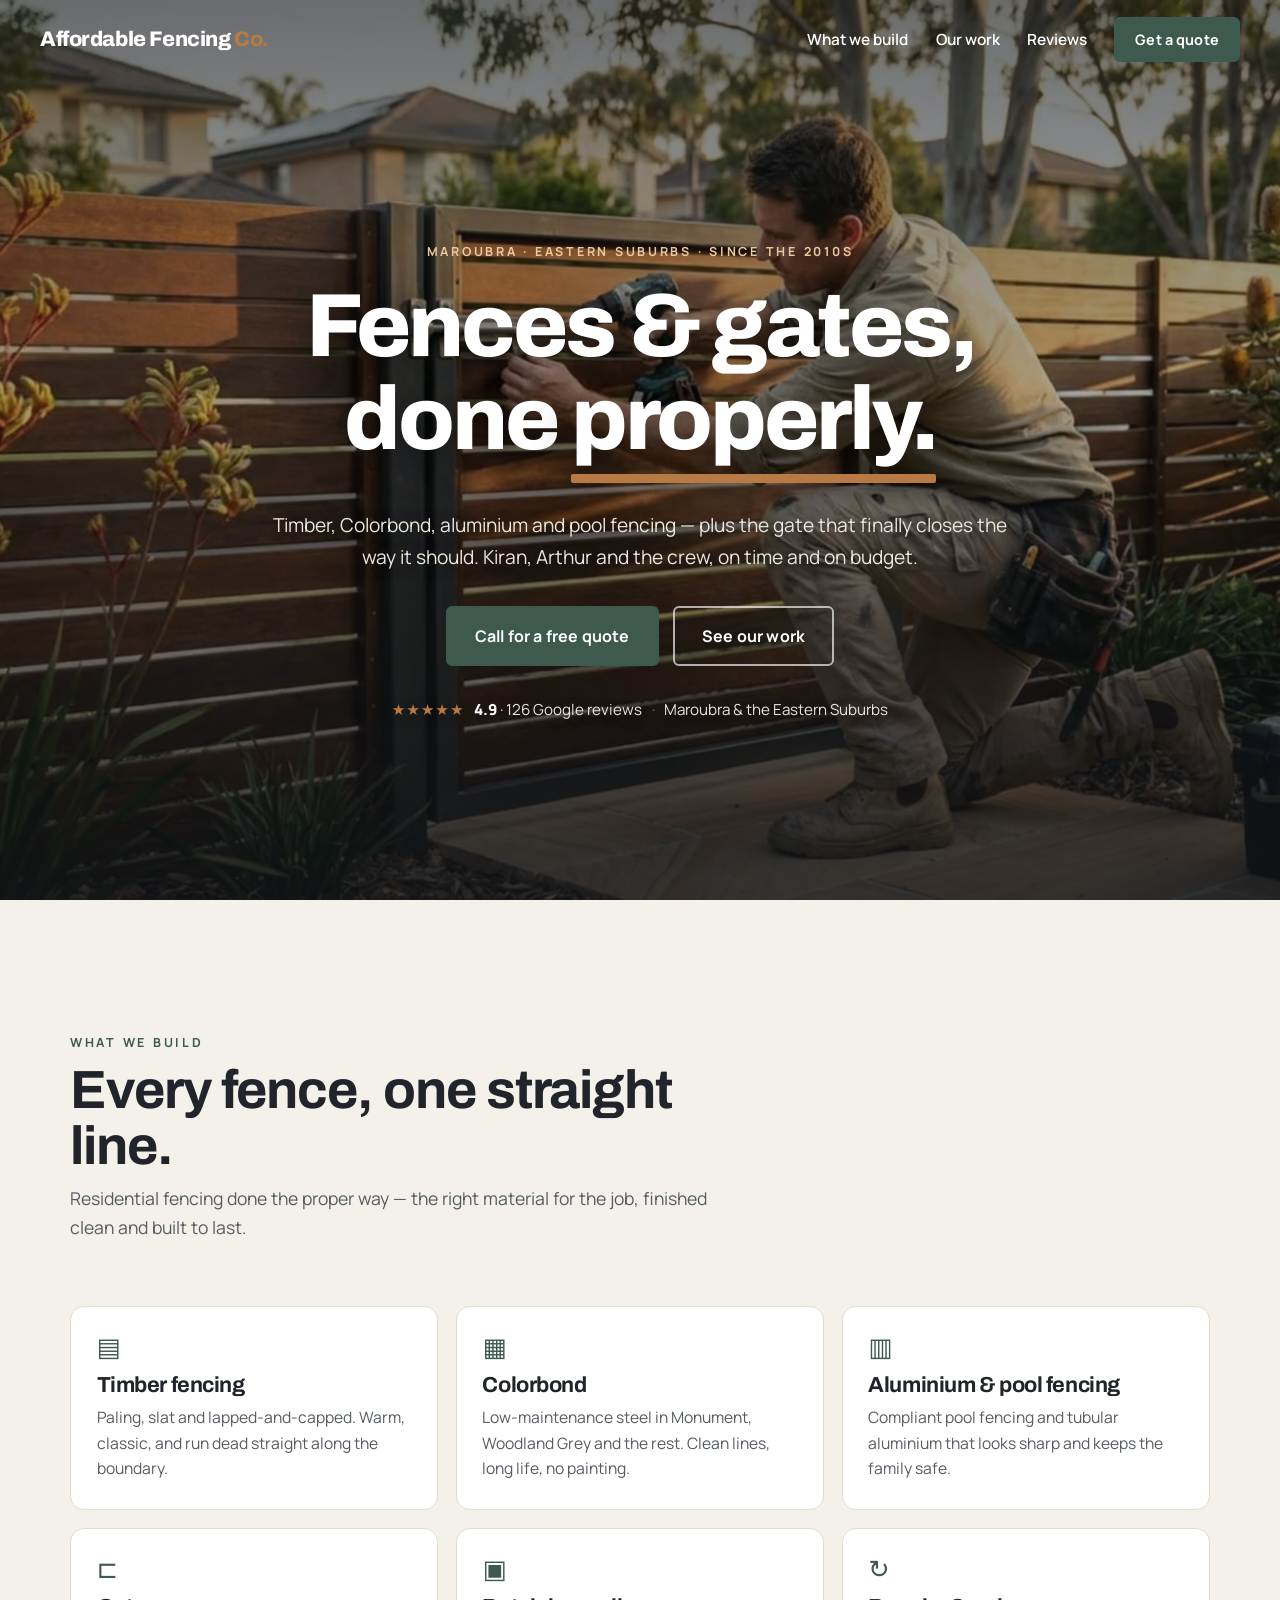
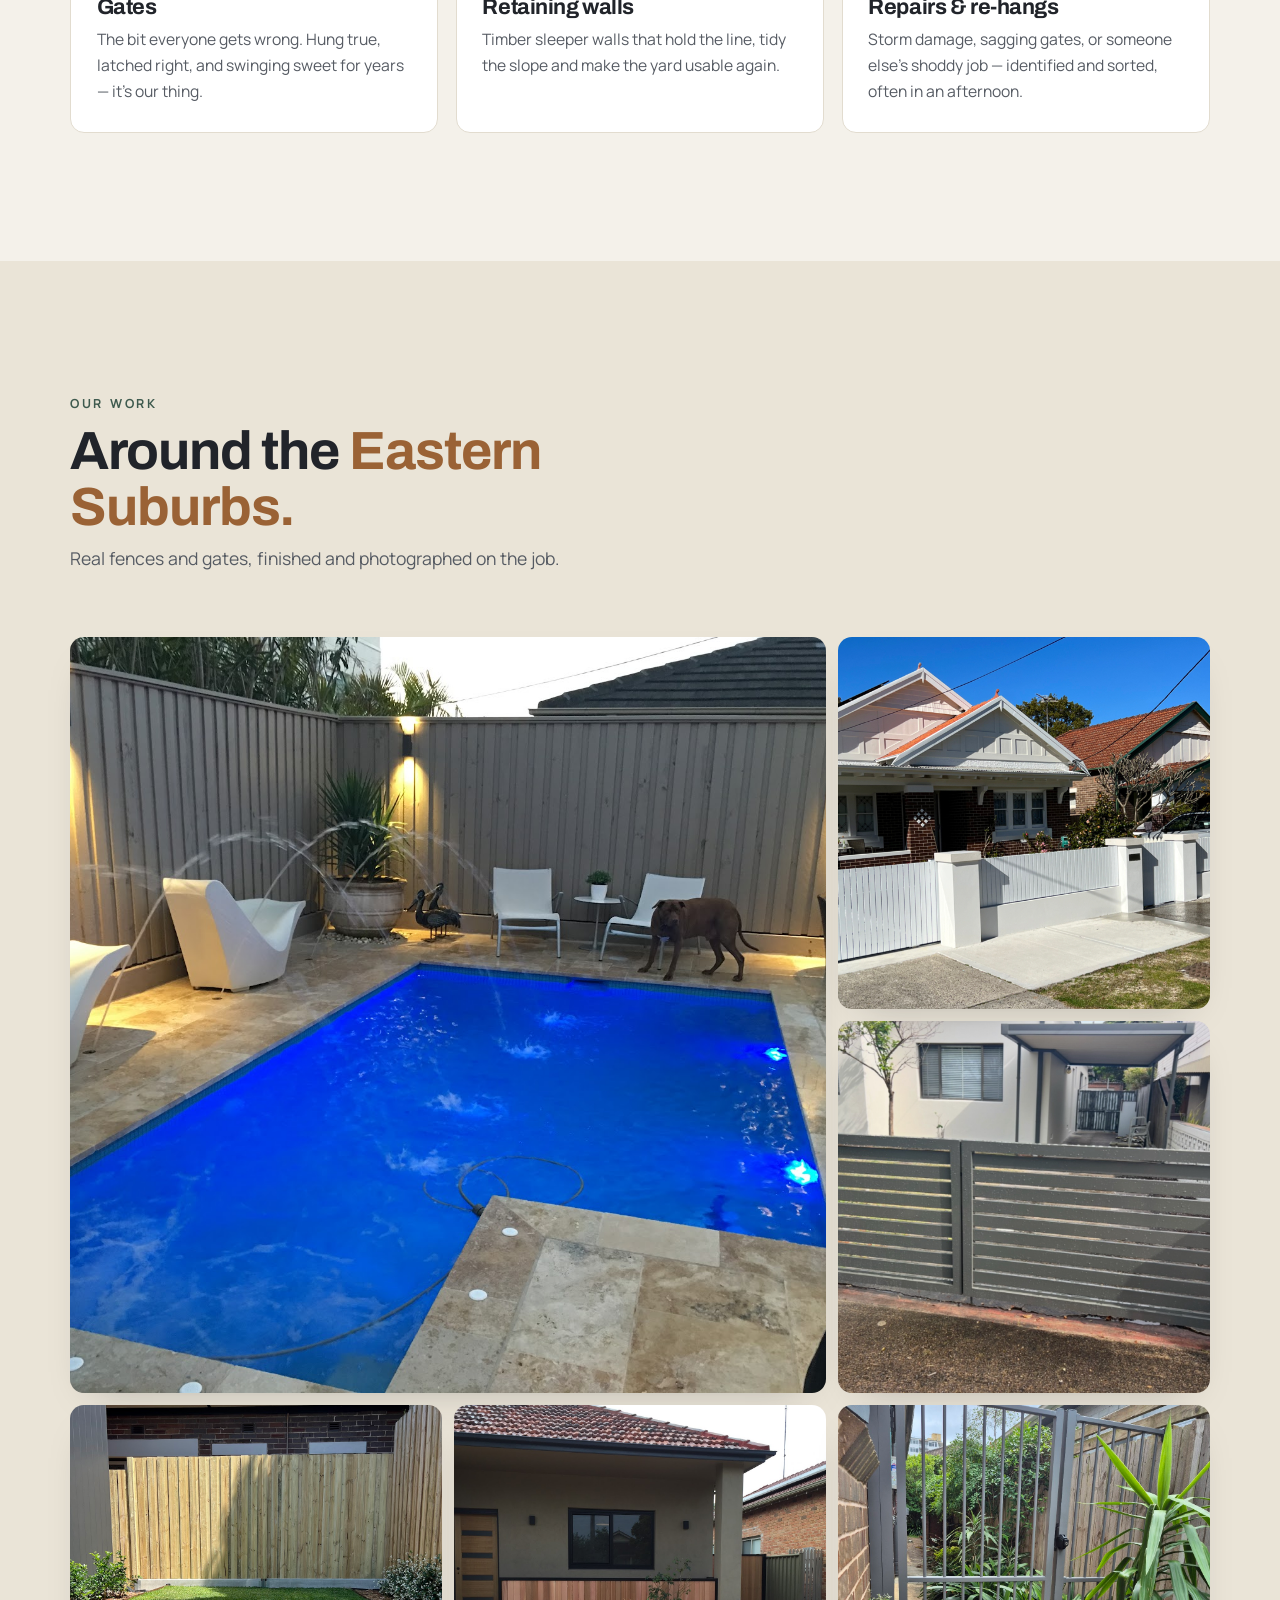
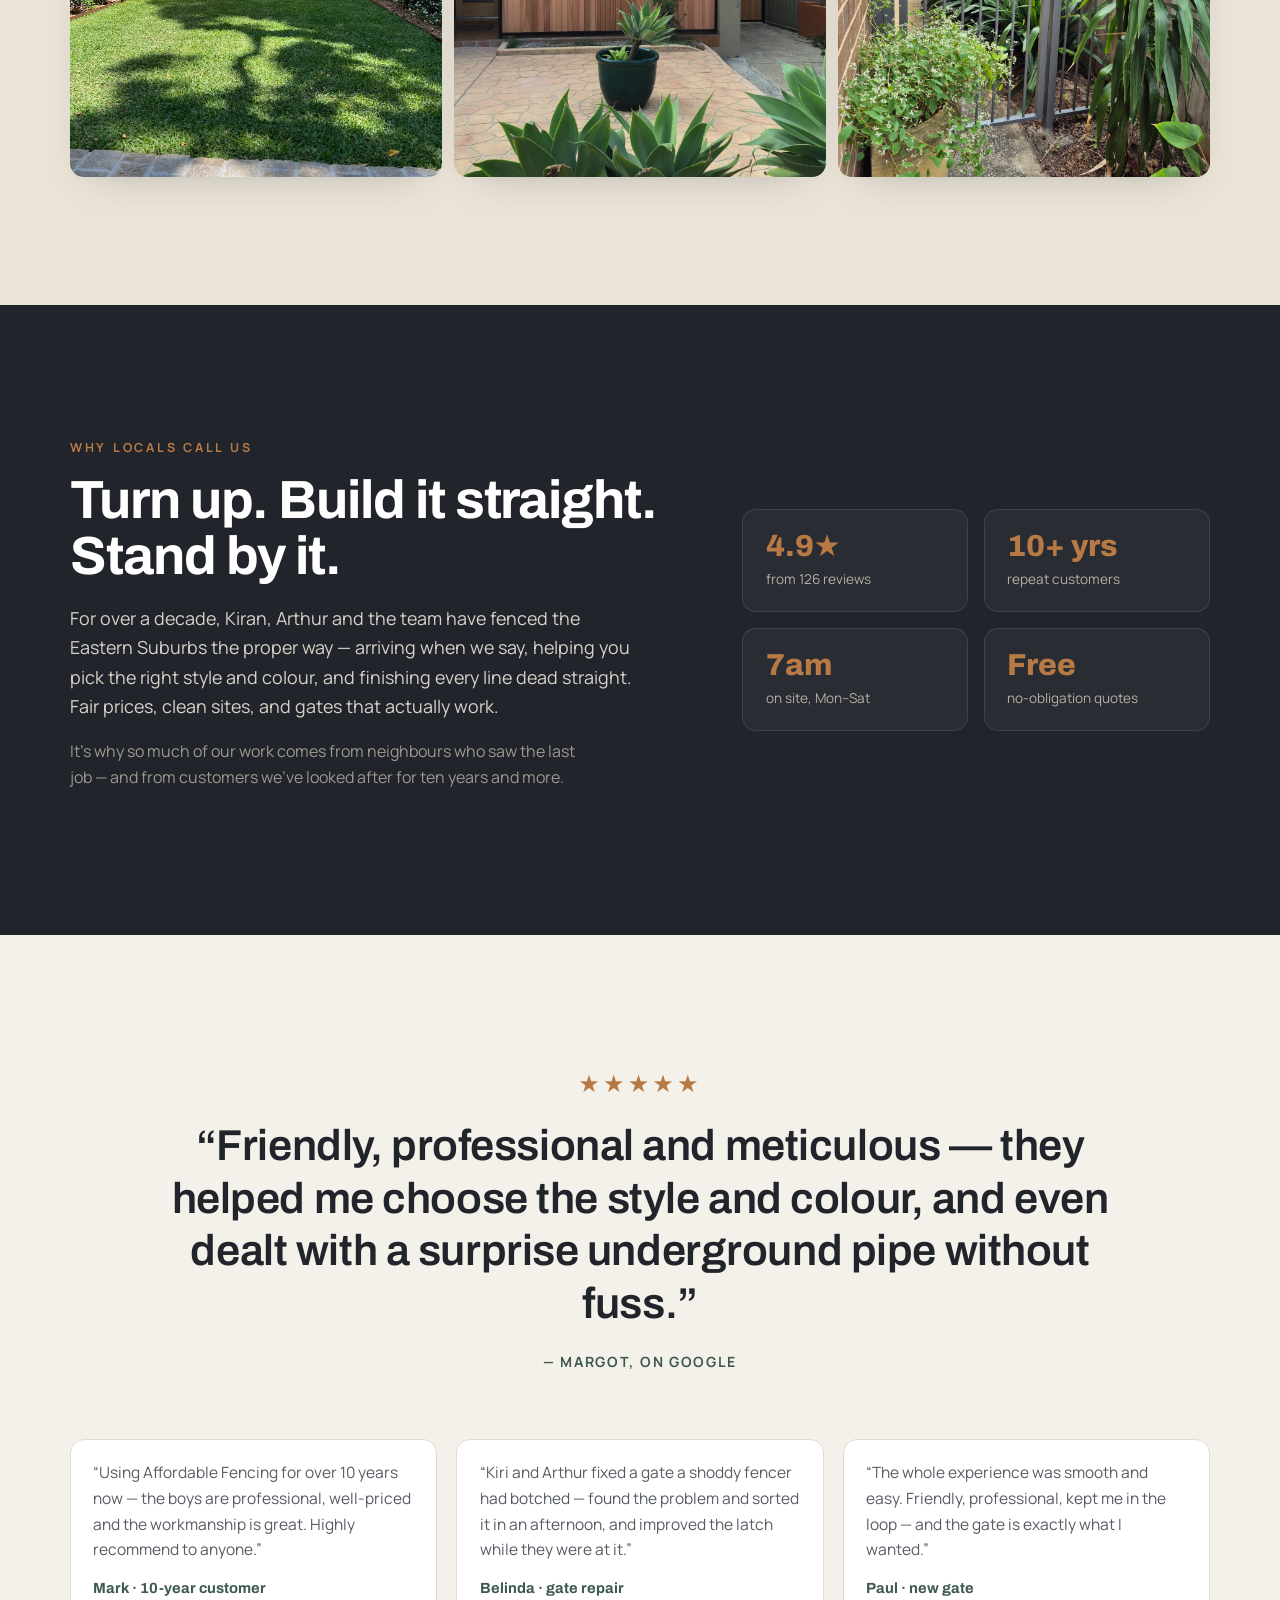
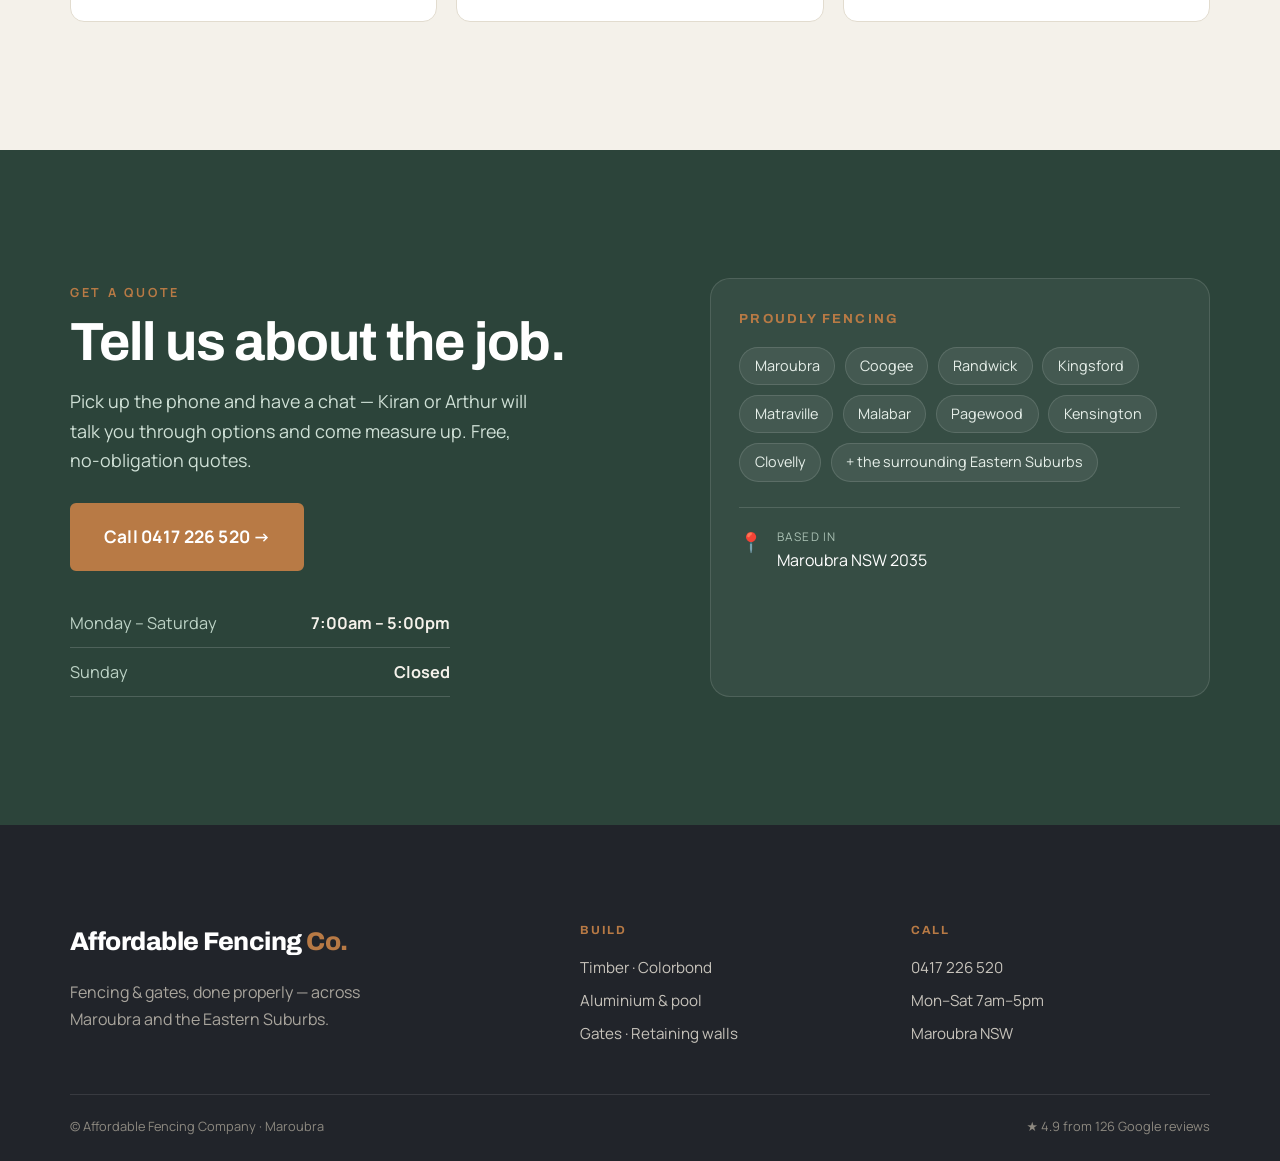
<file: index.html>
<!doctype html>
<html lang="en">
<head>
<meta charset="utf-8">
<meta name="viewport" content="width=device-width,initial-scale=1">
<meta name="robots" content="noindex,nofollow">
<title>Affordable Fencing Company · Maroubra — fencing &amp; gates, done properly</title>
<meta name="description" content="Maroubra's trusted fencing team. Timber, Colorbond, aluminium &amp; pool fencing, gates and retaining walls across the Eastern Suburbs. 4.9★ from 126 Google reviews. Free quotes.">
<link rel="preconnect" href="https://fonts.googleapis.com">
<link rel="preconnect" href="https://fonts.gstatic.com" crossorigin>
<link href="https://fonts.googleapis.com/css2?family=Archivo:wght@500;600;700;800&family=Manrope:wght@400;500;600;700&display=swap" rel="stylesheet">
<link rel="stylesheet" href="tokens.css">
<link rel="stylesheet" href="styles.css?v=2">
</head>
<body>

<nav class="nav" id="nav">
  <a class="wordmark" href="#top">Affordable Fencing<span class="co"> Co.</span></a>
  <button class="nav-toggle" id="navToggle" aria-label="Menu"><span></span><span></span><span></span></button>
  <div class="nav-links" id="navLinks">
    <a href="#services">What we build</a>
    <a href="#work">Our work</a>
    <a href="#reviews">Reviews</a>
    <a class="btn btn-primary" href="tel:+61417226520">Get a quote</a>
  </div>
</nav>

<!-- HERO (full-bleed cinematic) -->
<header class="hero" id="top">
  <div class="hero-media">
    <video autoplay muted loop playsinline poster="assets/images/hero-poster.jpg">
      <source src="assets/video/hero.mp4?v=2" type="video/mp4">
    </video>
  </div>
  <div class="wrap hero-inner">
    <span class="kicker">Maroubra · Eastern Suburbs · since the 2010s</span>
    <h1>Fences &amp; gates,<br>done <span class="ul">properly.</span></h1>
    <p class="sub">Timber, Colorbond, aluminium and pool fencing — plus the gate that finally closes the way it should. Kiran, Arthur and the crew, on time and on budget.</p>
    <div class="hero-cta">
      <a class="btn btn-primary" href="tel:+61417226520">Call for a free quote</a>
      <a class="btn btn-ghost" href="#work">See our work</a>
    </div>
    <div class="trust">
      <span class="stars">★★★★★</span>
      <span><b>4.9</b> · 126 Google reviews</span>
      <span class="dot">·</span>
      <span>Maroubra &amp; the Eastern Suburbs</span>
    </div>
  </div>
</header>

<!-- SERVICES — fence types -->
<section class="sec services" id="services">
  <div class="wrap">
    <div class="sec-head reveal">
      <span class="kicker">What we build</span>
      <h2>Every fence, one straight line.</h2>
      <p>Residential fencing done the proper way — the right material for the job, finished clean and built to last.</p>
    </div>
    <div class="svc-grid">
      <article class="svc reveal"><div class="svc-ico" aria-hidden="true">▤</div><h3>Timber fencing</h3><p>Paling, slat and lapped-and-capped. Warm, classic, and run dead straight along the boundary.</p></article>
      <article class="svc reveal d1"><div class="svc-ico" aria-hidden="true">▦</div><h3>Colorbond</h3><p>Low-maintenance steel in Monument, Woodland Grey and the rest. Clean lines, long life, no painting.</p></article>
      <article class="svc reveal d2"><div class="svc-ico" aria-hidden="true">▥</div><h3>Aluminium &amp; pool fencing</h3><p>Compliant pool fencing and tubular aluminium that looks sharp and keeps the family safe.</p></article>
      <article class="svc reveal"><div class="svc-ico" aria-hidden="true">⊏</div><h3>Gates</h3><p>The bit everyone gets wrong. Hung true, latched right, and swinging sweet for years — it's our thing.</p></article>
      <article class="svc reveal d1"><div class="svc-ico" aria-hidden="true">▣</div><h3>Retaining walls</h3><p>Timber sleeper walls that hold the line, tidy the slope and make the yard usable again.</p></article>
      <article class="svc reveal d2"><div class="svc-ico" aria-hidden="true">↻</div><h3>Repairs &amp; re-hangs</h3><p>Storm damage, sagging gates, or someone else's shoddy job — identified and sorted, often in an afternoon.</p></article>
    </div>
  </div>
</section>

<!-- GALLERY — our work -->
<section class="sec gallery" id="work">
  <div class="wrap">
    <div class="sec-head reveal">
      <span class="kicker">Our work</span>
      <h2>Around the <span class="tw">Eastern Suburbs.</span></h2>
      <p>Real fences and gates, finished and photographed on the job.</p>
    </div>
    <div class="gallery-grid reveal d1">
      <figure class="feature"><img src="assets/images/work-pool-colorbond.jpg" alt="Charcoal Colorbond fence around a landscaped pool" loading="lazy"></figure>
      <figure><img src="assets/images/work-front-white.jpg" alt="White slat front fence on a heritage home" loading="lazy"></figure>
      <figure><img src="assets/images/work-colorbond-gate.jpg" alt="Grey Colorbond slat fence and sliding gate" loading="lazy"></figure>
      <figure><img src="assets/images/work-timber.jpg" alt="Timber paling fence on a green lawn" loading="lazy"></figure>
      <figure><img src="assets/images/work-slat-landscaped.jpg" alt="Timber slat gate with landscaped front yard" loading="lazy"></figure>
      <figure><img src="assets/images/work-pool-aluminium.jpg" alt="Black aluminium pool-safety fence" loading="lazy"></figure>
    </div>
  </div>
</section>

<!-- WHY (dark band) -->
<section class="sec why" id="about">
  <div class="wrap why-grid">
    <div class="why-copy reveal">
      <span class="kicker">Why locals call us</span>
      <h2>Turn up. Build it straight. Stand by it.</h2>
      <p>For over a decade, Kiran, Arthur and the team have fenced the Eastern Suburbs the proper way — arriving when we say, helping you pick the right style and colour, and finishing every line dead straight. Fair prices, clean sites, and gates that actually work.</p>
      <p class="muted">It's why so much of our work comes from neighbours who saw the last job — and from customers we've looked after for ten years and more.</p>
    </div>
    <div class="why-facts reveal d1">
      <div class="fact"><div class="n">4.9★</div><div class="l">from 126 reviews</div></div>
      <div class="fact"><div class="n">10+ yrs</div><div class="l">repeat customers</div></div>
      <div class="fact"><div class="n">7am</div><div class="l">on site, Mon–Sat</div></div>
      <div class="fact"><div class="n">Free</div><div class="l">no-obligation quotes</div></div>
    </div>
  </div>
</section>

<!-- PROOF -->
<section class="sec proof" id="reviews">
  <div class="wrap">
    <div class="stars big reveal">★★★★★</div>
    <blockquote class="reveal d1">“Friendly, professional and meticulous — they helped me choose the style and colour, and even dealt with a surprise underground pipe without fuss.”</blockquote>
    <cite class="reveal d2">— Margot, on Google</cite>
    <div class="mini-revs">
      <div class="mini-rev reveal d1"><p>“Using Affordable Fencing for over 10 years now — the boys are professional, well-priced and the workmanship is great. Highly recommend to anyone.”</p><div class="who">Mark · 10-year customer</div></div>
      <div class="mini-rev reveal d2"><p>“Kiri and Arthur fixed a gate a shoddy fencer had botched — found the problem and sorted it in an afternoon, and improved the latch while they were at it.”</p><div class="who">Belinda · gate repair</div></div>
      <div class="mini-rev reveal d3"><p>“The whole experience was smooth and easy. Friendly, professional, kept me in the loop — and the gate is exactly what I wanted.”</p><div class="who">Paul · new gate</div></div>
    </div>
  </div>
</section>

<!-- SERVICE AREA + CONTACT -->
<section class="sec contact" id="quote">
  <div class="wrap contact-grid">
    <div>
      <span class="kicker">Get a quote</span>
      <h2>Tell us about the job.</h2>
      <p class="contact-lead">Pick up the phone and have a chat — Kiran or Arthur will talk you through options and come measure up. Free, no-obligation quotes.</p>
      <a class="btn btn-primary big" href="tel:+61417226520">Call 0417 226 520 →</a>
      <div class="hours">
        <div class="hours-row"><span>Monday – Saturday</span><b>7:00am – 5:00pm</b></div>
        <div class="hours-row"><span>Sunday</span><b>Closed</b></div>
      </div>
    </div>
    <div class="area">
      <div class="area-head">Proudly fencing</div>
      <div class="area-suburbs">
        <span>Maroubra</span><span>Coogee</span><span>Randwick</span><span>Kingsford</span><span>Matraville</span><span>Malabar</span><span>Pagewood</span><span>Kensington</span><span>Clovelly</span><span>+ the surrounding Eastern Suburbs</span>
      </div>
      <div class="area-base">
        <div class="ico" aria-hidden="true">📍</div>
        <div><div class="l">Based in</div><a href="https://maps.google.com/?q=Affordable+Fencing+Company+Maroubra" target="_blank" rel="noopener">Maroubra NSW 2035</a></div>
      </div>
    </div>
  </div>
</section>

<footer>
  <div class="wrap">
    <div class="foot-grid">
      <div>
        <a class="wordmark" href="#top" style="color:#fff">Affordable Fencing<span class="co"> Co.</span></a>
        <p class="foot-blurb">Fencing &amp; gates, done properly — across Maroubra and the Eastern Suburbs.</p>
      </div>
      <div class="foot-col"><h4>Build</h4><p>Timber · Colorbond</p><p>Aluminium &amp; pool</p><p>Gates · Retaining walls</p></div>
      <div class="foot-col"><h4>Call</h4><a href="tel:+61417226520">0417 226 520</a><p>Mon–Sat 7am–5pm</p><p>Maroubra NSW</p></div>
    </div>
    <div class="foot-bot"><span>© Affordable Fencing Company · Maroubra</span><span>★ 4.9 from 126 Google reviews</span></div>
  </div>
</footer>

<script src="main.js?v=3"></script>
</body>
</html>
</file>
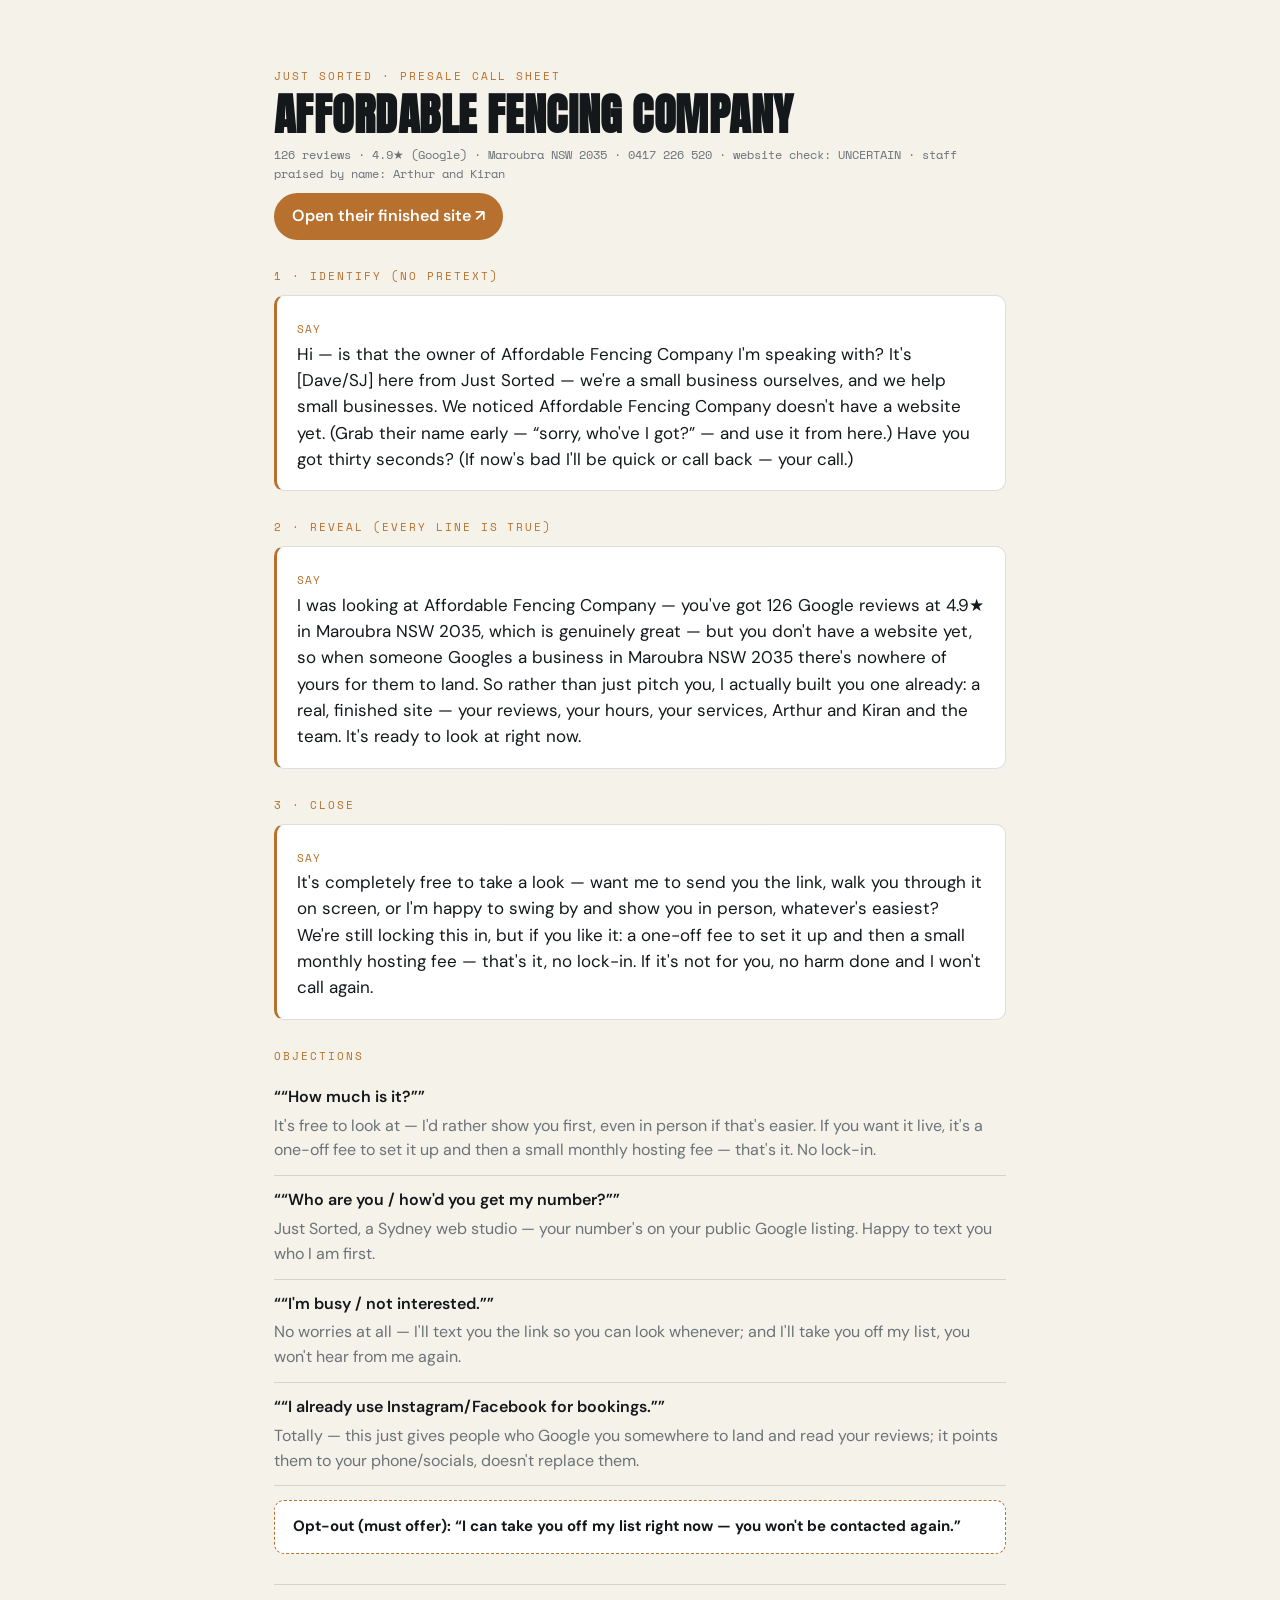
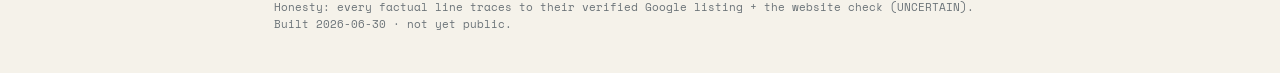
<file: call-sheet.html>
<!DOCTYPE html><html lang="en-AU"><head><meta charset="UTF-8">
<meta name="viewport" content="width=device-width, initial-scale=1">
<meta name="robots" content="noindex,nofollow">
<title>Call sheet — Affordable Fencing Company</title>
<link href="https://fonts.googleapis.com/css2?family=Anton&family=DM+Sans:wght@400;500;600&family=Space+Mono:wght@400;700&display=swap" rel="stylesheet">
<style>
:root{--ink:#14181B;--paper:#F5F2EA;--clay:#B7702D;--steel:#6B7378;--line:rgba(20,24,27,.14)}
*{box-sizing:border-box;margin:0;padding:0}
body{font-family:'DM Sans',system-ui,sans-serif;background:var(--paper);color:var(--ink);line-height:1.55;padding:40px 24px;max-width:780px;margin:0 auto}
h1{font-family:'Anton',sans-serif;text-transform:uppercase;font-size:clamp(28px,5vw,44px);letter-spacing:.01em;line-height:.98}
.lbl{font-family:'Space Mono',monospace;font-size:11px;letter-spacing:.18em;text-transform:uppercase;color:var(--clay);margin:28px 0 8px}
.facts{font-family:'Space Mono',monospace;font-size:12px;color:var(--steel);margin-top:10px}
.act{background:#fff;border:1px solid var(--line);border-left:3px solid var(--clay);border-radius:10px;padding:18px 20px;margin-top:10px;font-size:17px}
.actno{font-family:'Space Mono',monospace;font-size:11px;color:var(--clay);letter-spacing:.1em}
.prev{display:inline-block;margin-top:10px;background:var(--clay);color:#fff;font-weight:600;padding:11px 18px;border-radius:999px;text-decoration:none}
.obj{border-bottom:1px solid var(--line);padding:12px 0}.obj q{font-weight:600}.obj p{color:var(--steel);margin-top:4px}
.optout{background:#fff;border:1px dashed var(--clay);border-radius:10px;padding:14px 18px;margin-top:14px;font-size:15px}
.foot{font-family:'Space Mono',monospace;font-size:11px;color:var(--steel);margin-top:30px;border-top:1px solid var(--line);padding-top:14px}
</style></head><body>
<div class="lbl">Just Sorted · presale call sheet</div>
<h1>Affordable Fencing Company</h1>
<div class="facts">126 reviews · 4.9★ (Google) · Maroubra NSW 2035 · 0417 226 520 · website check: UNCERTAIN · staff praised by name: Arthur and Kiran</div>
<a class="prev" href="https://ferrisbueller92.github.io/presale-affordable-fencing/" target="_blank">Open their finished site ↗</a>
<div class="lbl">1 · Identify (no pretext)</div><div class="act"><span class="actno">SAY</span><br>Hi — is that the owner of Affordable Fencing Company I&#x27;m speaking with? It&#x27;s [Dave/SJ] here from Just Sorted — we&#x27;re a small business ourselves, and we help small businesses. We noticed Affordable Fencing Company doesn&#x27;t have a website yet. (Grab their name early — “sorry, who&#x27;ve I got?” — and use it from here.) Have you got thirty seconds? (If now&#x27;s bad I&#x27;ll be quick or call back — your call.)</div>
<div class="lbl">2 · Reveal (every line is true)</div><div class="act"><span class="actno">SAY</span><br>I was looking at Affordable Fencing Company — you&#x27;ve got 126 Google reviews at 4.9★ in Maroubra NSW 2035, which is genuinely great — but you don&#x27;t have a website yet, so when someone Googles a business in Maroubra NSW 2035 there&#x27;s nowhere of yours for them to land. So rather than just pitch you, I actually built you one already: a real, finished site — your reviews, your hours, your services, Arthur and Kiran and the team. It&#x27;s ready to look at right now.</div>
<div class="lbl">3 · Close</div><div class="act"><span class="actno">SAY</span><br>It&#x27;s completely free to take a look — want me to send you the link, walk you through it on screen, or I&#x27;m happy to swing by and show you in person, whatever&#x27;s easiest? We&#x27;re still locking this in, but if you like it: a one-off fee to set it up and then a small monthly hosting fee — that&#x27;s it, no lock-in. If it&#x27;s not for you, no harm done and I won&#x27;t call again.</div>
<div class="lbl">Objections</div><div class="obj"><q>“How much is it?”</q><p>It&#x27;s free to look at — I&#x27;d rather show you first, even in person if that&#x27;s easier. If you want it live, it&#x27;s a one-off fee to set it up and then a small monthly hosting fee — that&#x27;s it. No lock-in.</p></div><div class="obj"><q>“Who are you / how&#x27;d you get my number?”</q><p>Just Sorted, a Sydney web studio — your number&#x27;s on your public Google listing. Happy to text you who I am first.</p></div><div class="obj"><q>“I&#x27;m busy / not interested.”</q><p>No worries at all — I&#x27;ll text you the link so you can look whenever; and I&#x27;ll take you off my list, you won&#x27;t hear from me again.</p></div><div class="obj"><q>“I already use Instagram/Facebook for bookings.”</q><p>Totally — this just gives people who Google you somewhere to land and read your reviews; it points them to your phone/socials, doesn&#x27;t replace them.</p></div>
<div class="optout"><b>Opt-out (must offer): “I can take you off my list right now — you won&#x27;t be contacted again.”</b></div>
<div class="foot">Honesty: every factual line traces to their verified Google listing + the website check (UNCERTAIN). Built 2026-06-30 · not yet public.</div>
</body></html>
</file>
<file: tokens.css>
/* Affordable Fencing Company — brand kit.
   Trade / fence contractor. Sturdy, grounded, premium Eastern-Suburbs.
   Ironbark charcoal + warm timber + bone, eucalyptus-green accent.
   Deliberately distinct from the cafe (cream/teal) and nail (blush/rose) builds. */
:root{
  --bone:#F4F1EA;        /* warm off-white bg */
  --paper:#FFFFFF;
  --sand:#EAE4D7;        /* secondary surface */
  --ink:#21242A;         /* ironbark charcoal */
  --ink-soft:#565B63;
  --timber:#B87A45;      /* warm timber — warm accent */
  --timber-deep:#9A6235;
  --euc:#3E5A4E;         /* eucalyptus green — primary accent */
  --euc-deep:#2C443A;
  --steel:#8A9099;       /* muted metal */
  --line:#e2dccf;

  --f-display:"Archivo","Arial Narrow",system-ui,sans-serif; /* industrial-confident */
  --f-body:"Manrope",system-ui,-apple-system,sans-serif;     /* clean modern sans */

  --t-hero:clamp(2.7rem,7vw,6.2rem);
  --t-h2:clamp(2rem,4.2vw,3.4rem);
  --t-h3:clamp(1.15rem,1.7vw,1.45rem);
  --t-kicker:.78rem;
  --t-body:clamp(1rem,1.05vw,1.14rem);

  --s-2:1rem;--s-3:1.5rem;--s-4:2.5rem;--s-5:4rem;--s-6:6rem;--s-7:8rem;
  --maxw:1220px;

  --r-sm:6px;--r-md:14px;--r-lg:20px;--r-pill:999px;
  --shadow:0 28px 64px -30px rgba(33,36,42,.5);
  --shadow-soft:0 16px 38px -24px rgba(33,36,42,.34);
  --ease:cubic-bezier(.22,.61,.36,1);
  --ease-out:cubic-bezier(.16,1,.3,1);
  --dur:.55s;
}
</file>
<file: styles.css>
/* Affordable Fencing Company — styles. Composition: two-column hero + card grids. Sturdy trade editorial. */
*{box-sizing:border-box;margin:0;padding:0}
html{scroll-behavior:smooth}
[id]{scroll-margin-top:84px}
body{font-family:var(--f-body);font-size:var(--t-body);line-height:1.65;color:var(--ink);background:var(--bone);-webkit-font-smoothing:antialiased;overflow-x:hidden}
img{max-width:100%;display:block}
a{color:inherit;text-decoration:none}
.wrap{max-width:var(--maxw);margin:0 auto;padding:0 clamp(1.2rem,4vw,2.5rem)}
h1,h2,h3{font-family:var(--f-display);font-weight:700;line-height:1.04;letter-spacing:-.02em}
.kicker{font-family:var(--f-body);font-size:var(--t-kicker);font-weight:700;letter-spacing:.22em;text-transform:uppercase;color:var(--euc)}
.tw{color:var(--timber-deep)}
.btn{display:inline-flex;align-items:center;gap:.5rem;font-family:var(--f-body);font-weight:700;letter-spacing:.01em;font-size:1rem;padding:.95rem 1.7rem;border-radius:var(--r-sm);transition:transform var(--dur) var(--ease),background .3s,color .3s;cursor:pointer;border:2px solid var(--ink)}
.btn-primary{background:var(--euc);color:#fff;border-color:var(--euc)}
.btn-primary:hover{background:var(--euc-deep);border-color:var(--euc-deep);transform:translateY(-3px)}
.btn-ghost{background:transparent;color:var(--ink)}
.btn-ghost:hover{background:var(--ink);color:var(--bone);transform:translateY(-3px)}
.btn.big{font-size:1.08rem;padding:1.1rem 2rem}

/* nav */
.nav{position:fixed;top:0;left:0;right:0;z-index:50;display:flex;align-items:center;justify-content:space-between;padding:1.05rem clamp(1.2rem,4vw,2.5rem);transition:background .4s,box-shadow .4s,padding .4s}
.nav.scrolled{background:rgba(244,241,234,.93);backdrop-filter:blur(12px);box-shadow:0 1px 0 var(--line);padding-top:.7rem;padding-bottom:.7rem}
.wordmark{font-family:var(--f-display);font-weight:800;font-size:1.32rem;color:var(--ink);letter-spacing:-.02em}
.wordmark .co{color:var(--timber)}
.nav-links{display:flex;align-items:center;gap:1.7rem;font-weight:600;font-size:.96rem}
.nav-links a:not(.btn):hover{color:var(--euc)}
.nav .btn{padding:.55rem 1.2rem;font-size:.9rem;border-width:2px}
.nav-toggle{display:none;background:none;border:0;cursor:pointer}
/* nav over the dark hero video → light until scrolled */
.nav:not(.scrolled) .wordmark,.nav:not(.scrolled) .nav-links a:not(.btn){color:#fff}
.nav:not(.scrolled) .nav-links a:not(.btn):hover{color:#ecc9a0}
.nav:not(.scrolled) .nav-toggle span{background:#fff}

/* HERO — full-bleed cinematic background video */
.hero{position:relative;min-height:100svh;display:grid;place-items:center;text-align:center;color:var(--bone);overflow:hidden}
.hero-media{position:absolute;inset:0;z-index:0}
.hero-media video{width:100%;height:100%;object-fit:cover}
.hero-media::after{content:"";position:absolute;inset:0;background:linear-gradient(180deg,rgba(18,20,24,.62) 0%,rgba(18,20,24,.34) 44%,rgba(18,20,24,.82) 100%)}
.hero-inner{position:relative;z-index:3;max-width:1000px;text-align:center;padding:5rem 0 1rem}
.hero .kicker{display:block;margin-bottom:1.1rem;color:#ecc9a0}
.hero h1{font-size:var(--t-hero);font-weight:800;letter-spacing:-.035em;color:#fff;text-shadow:0 8px 44px rgba(0,0,0,.45);padding-bottom:.22em}
.hero h1 .ul{color:#fff;position:relative;white-space:nowrap}
.hero h1 .ul::after{content:"";position:absolute;left:0;right:0;bottom:-.16em;height:.1em;background:var(--timber);border-radius:2px}
.hero .sub{font-size:clamp(1.08rem,1.5vw,1.32rem);max-width:40em;margin:1.5rem auto 2rem;color:#ece8df;text-shadow:0 2px 18px rgba(0,0,0,.4)}
.hero-cta{display:flex;gap:.9rem;flex-wrap:wrap;justify-content:center;margin-bottom:1.9rem}
.hero .btn-ghost{color:#fff;border-color:rgba(255,255,255,.65)}
.hero .btn-ghost:hover{background:#fff;color:var(--ink);border-color:#fff}
.trust{display:flex;align-items:center;gap:.6rem;flex-wrap:wrap;justify-content:center;font-size:.95rem;color:#e9e5dc;text-shadow:0 2px 14px rgba(0,0,0,.4)}
.trust .stars{color:var(--timber);letter-spacing:.06em}
.trust b{color:#fff;font-weight:800}
.trust .dot{color:rgba(255,255,255,.4)}

/* sections + reveal */
.sec{padding:var(--s-7) 0}
.reveal{opacity:0;transform:translateY(28px);transition:opacity .85s var(--ease-out),transform .85s var(--ease-out)}
.reveal.in{opacity:1;transform:none}
.reveal.d1{transition-delay:.09s}.reveal.d2{transition-delay:.18s}.reveal.d3{transition-delay:.27s}
.sec-head{max-width:680px;margin-bottom:var(--s-5)}
.sec-head h2{font-size:var(--t-h2);margin:.55rem 0}
.sec-head p{color:var(--ink-soft);font-size:1.1rem}

/* SERVICES — fence-type cards */
.services{background:var(--bone)}
.svc-grid{display:grid;grid-template-columns:repeat(3,1fr);gap:1.1rem}
.svc{background:var(--paper);border:1px solid var(--line);border-radius:var(--r-md);padding:1.7rem 1.6rem;transition:transform .4s var(--ease),box-shadow .4s var(--ease),border-color .4s}
.svc:hover{transform:translateY(-5px);box-shadow:var(--shadow-soft);border-color:var(--timber)}
.svc-ico{font-size:1.6rem;color:var(--euc);line-height:1;margin-bottom:.9rem}
.svc h3{font-size:var(--t-h3);font-weight:700;margin-bottom:.5rem}
.svc p{color:var(--ink-soft);font-size:.98rem}
@media(max-width:880px){.svc-grid{grid-template-columns:repeat(2,1fr)}}

/* GALLERY — our work */
.gallery{background:var(--sand)}
.gallery-grid{display:grid;grid-template-columns:repeat(3,1fr);gap:12px}
.gallery-grid figure{position:relative;overflow:hidden;border-radius:var(--r-md);aspect-ratio:1;box-shadow:var(--shadow-soft)}
.gallery-grid figure.feature{grid-column:span 2;grid-row:span 2}
.gallery-grid img{width:100%;height:100%;object-fit:cover;transition:transform .8s var(--ease)}
.gallery-grid figure:hover img{transform:scale(1.05)}
@media(max-width:880px){.gallery-grid{grid-template-columns:repeat(2,1fr)}.gallery-grid figure.feature{grid-column:auto;grid-row:auto;aspect-ratio:1}}

/* WHY — dark band */
.why{background:var(--ink);color:var(--bone)}
.why-grid{display:grid;grid-template-columns:1.3fr 1fr;gap:clamp(2rem,5vw,4.5rem);align-items:center}
.why .kicker{color:var(--timber)}
.why h2{font-size:var(--t-h2);color:#fff;margin:.8rem 0 1.2rem}
.why-copy p{color:#d7d3ca;font-size:1.12rem;margin-bottom:1rem;max-width:52ch}
.why-copy .muted{color:#9c9890;font-size:1rem}
.why-facts{display:grid;grid-template-columns:1fr 1fr;gap:1rem}
.why-facts .fact{background:rgba(255,255,255,.04);border:1px solid rgba(255,255,255,.1);border-radius:var(--r-md);padding:1.3rem 1.4rem}
.why-facts .n{font-family:var(--f-display);font-weight:800;font-size:1.9rem;color:var(--timber);line-height:1}
.why-facts .l{font-size:.85rem;color:#b4afa6;margin-top:.4rem}

/* PROOF */
.proof{background:var(--bone);text-align:center}
.proof .stars.big{color:var(--timber);font-size:1.5rem;letter-spacing:.2rem}
.proof blockquote{font-family:var(--f-display);font-weight:600;font-size:clamp(1.6rem,3.4vw,2.7rem);line-height:1.22;max-width:980px;margin:1.1rem auto;color:var(--ink);letter-spacing:-.01em}
.proof cite{font-style:normal;font-weight:700;letter-spacing:.12em;text-transform:uppercase;color:var(--euc);font-size:.88rem}
.mini-revs{display:grid;grid-template-columns:repeat(3,1fr);gap:1.2rem;margin-top:var(--s-5);text-align:left}
.mini-rev{background:var(--paper);border:1px solid var(--line);border-radius:var(--r-md);padding:1.3rem 1.4rem}
.mini-rev p{font-size:.97rem;color:var(--ink-soft)}
.mini-rev .who{font-family:var(--f-display);font-weight:700;color:var(--euc);margin-top:.8rem;font-size:.92rem}

/* CONTACT + service area */
.contact{background:var(--euc-deep);color:var(--bone)}
.contact-grid{display:grid;grid-template-columns:1.15fr 1fr;gap:clamp(2rem,5vw,4rem)}
.contact .kicker{color:var(--timber)}
.contact h2{font-size:var(--t-h2);color:#fff;margin:.7rem 0 1rem}
.contact-lead{color:#cfe0d6;font-size:1.12rem;max-width:42ch;margin-bottom:1.7rem}
.contact .btn-primary{background:var(--timber);border-color:var(--timber);color:#fff}
.contact .btn-primary:hover{background:var(--timber-deep);border-color:var(--timber-deep)}
.hours{margin-top:1.8rem;max-width:380px}
.hours-row{display:flex;justify-content:space-between;padding:.65rem 0;border-bottom:1px solid rgba(255,255,255,.16);font-size:1.02rem}
.hours-row span:first-child{color:#bcd2c5}
.area{background:rgba(255,255,255,.05);border:1px solid rgba(255,255,255,.12);border-radius:var(--r-lg);padding:1.8rem}
.area-head{font-family:var(--f-display);font-weight:700;color:var(--timber);font-size:.82rem;letter-spacing:.16em;text-transform:uppercase;margin-bottom:1.1rem}
.area-suburbs{display:flex;flex-wrap:wrap;gap:.6rem;margin-bottom:1.6rem}
.area-suburbs span{background:rgba(255,255,255,.07);border:1px solid rgba(255,255,255,.12);border-radius:var(--r-pill);padding:.4rem .9rem;font-size:.9rem;color:#e6efe9}
.area-base{display:flex;gap:.85rem;align-items:flex-start;padding-top:1.2rem;border-top:1px solid rgba(255,255,255,.14)}
.area-base .ico{font-size:1.2rem}
.area-base .l{font-size:.74rem;text-transform:uppercase;letter-spacing:.1em;color:#a9c0b3}
.area-base a{color:#fff}.area-base a:hover{color:var(--timber)}

/* footer */
footer{background:var(--ink);color:#c7c3bb;padding:var(--s-6) 0 var(--s-3)}
.foot-grid{display:grid;grid-template-columns:1.6fr 1fr 1fr;gap:2rem;padding-bottom:var(--s-4);border-bottom:1px solid rgba(255,255,255,.1)}
.foot-grid .wordmark{font-size:1.6rem}
.foot-blurb{margin-top:1rem;max-width:34ch;color:#a9a59d}
.foot-col h4{font-size:.74rem;text-transform:uppercase;letter-spacing:.14em;color:var(--timber);margin-bottom:.9rem;font-weight:700;font-family:var(--f-display)}
.foot-col a,.foot-col p{display:block;color:#c7c3bb;margin-bottom:.5rem;font-size:.95rem}.foot-col a:hover{color:#fff}
.foot-bot{display:flex;justify-content:space-between;flex-wrap:wrap;gap:.5rem;padding-top:1.3rem;font-size:.8rem;color:#8d8980}

@media(max-width:880px){
  .nav-links{position:fixed;inset:0 0 0 auto;width:min(80vw,300px);flex-direction:column;justify-content:center;background:var(--ink);transform:translateX(100%);transition:transform .45s var(--ease);gap:1.6rem;padding:2rem}
  .nav-links.open{transform:none}
  .nav-links a:not(.btn){color:var(--bone)!important;font-size:1.15rem}
  .nav-toggle{display:block;z-index:60}.nav-toggle span{display:block;width:26px;height:2px;background:var(--ink);margin:6px 0;transition:.3s}
  .hero-inner{padding:6rem 0 1rem}
  .why-grid,.contact-grid{grid-template-columns:1fr}
  .mini-revs{grid-template-columns:1fr}
  .why-facts{grid-template-columns:1fr 1fr}
}
@media(prefers-reduced-motion:reduce){*{animation:none!important;transition:none!important}.reveal{opacity:1;transform:none}}

/* Hide Safari/iOS play-button overlay shown when autoplay is blocked — hero shows a clean
   poster frame; the muted video starts on autoplay (where allowed) or first scroll/tap. */
video::-webkit-media-controls-start-playback-button,
video::-webkit-media-controls-overlay-play-button,
video::-webkit-media-controls-play-button,
video::-webkit-media-controls-panel,
video::-webkit-media-controls{display:none!important;-webkit-appearance:none}
</file>
